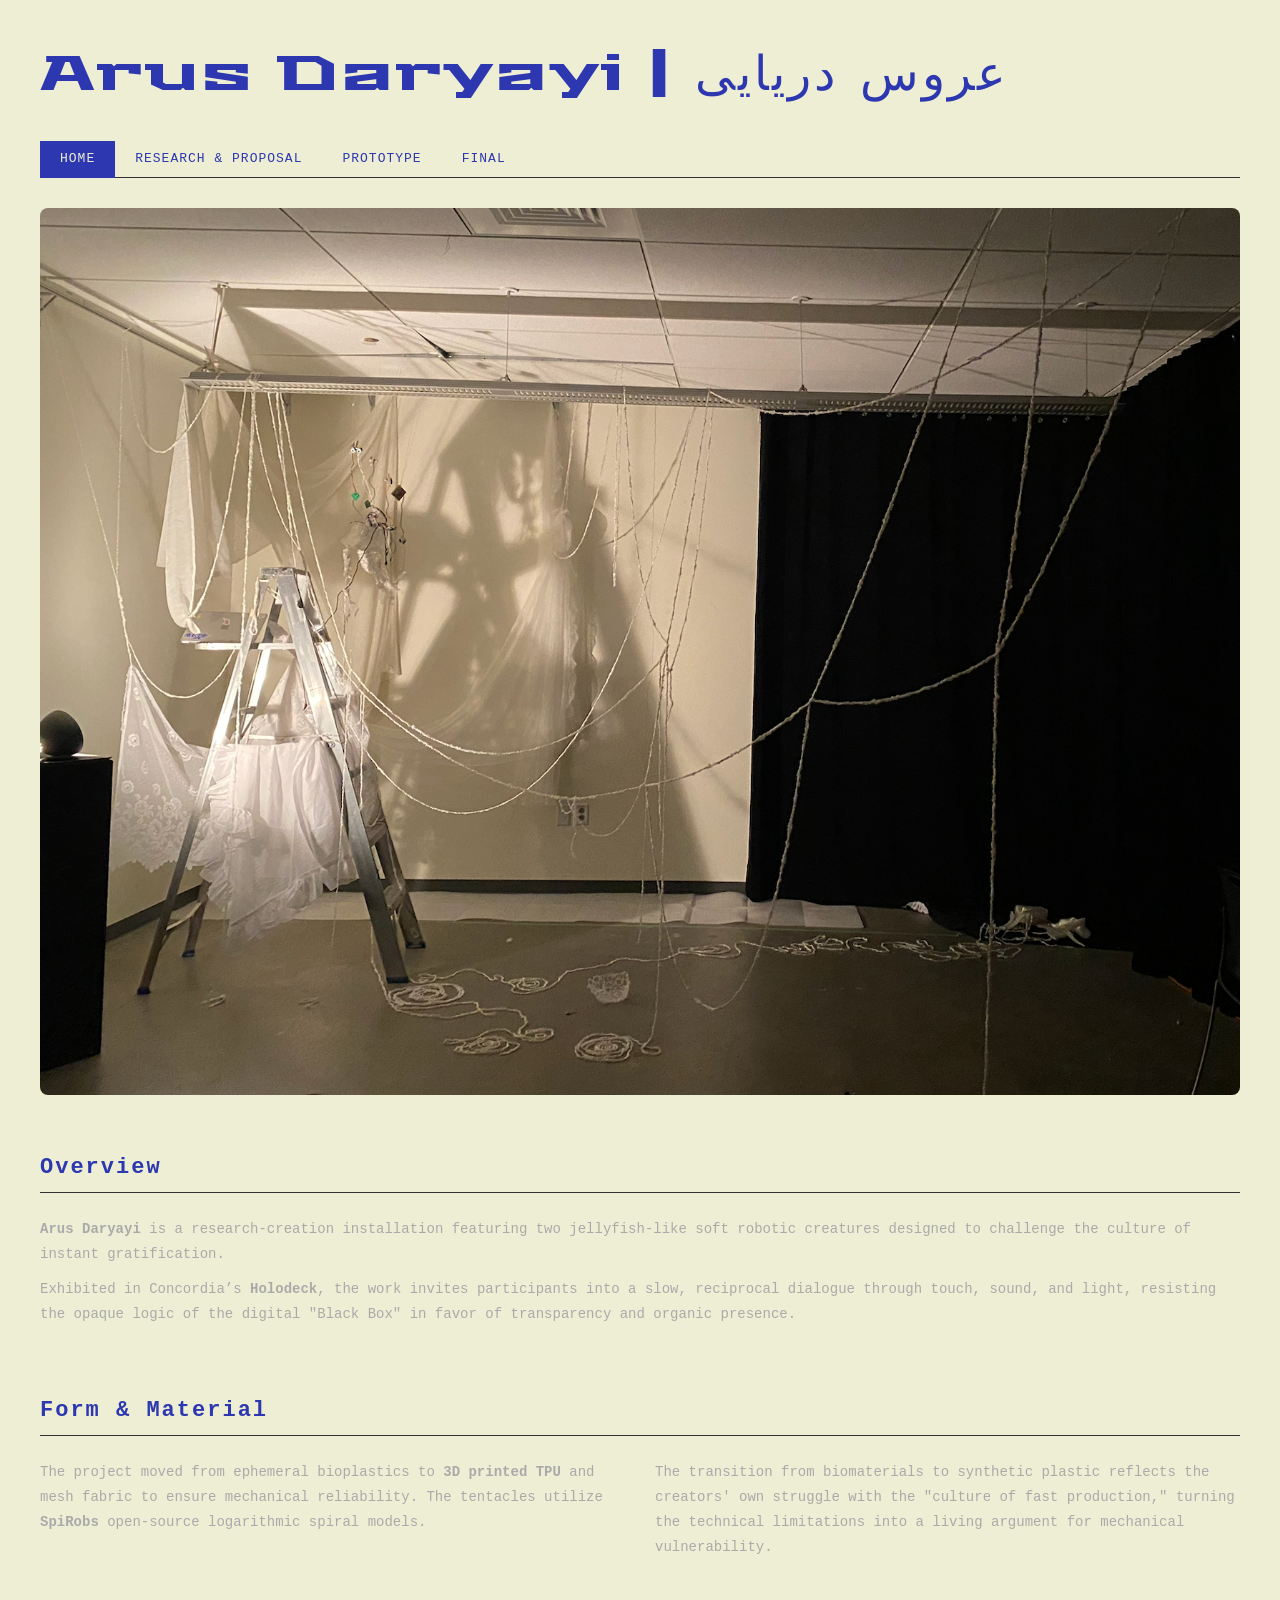
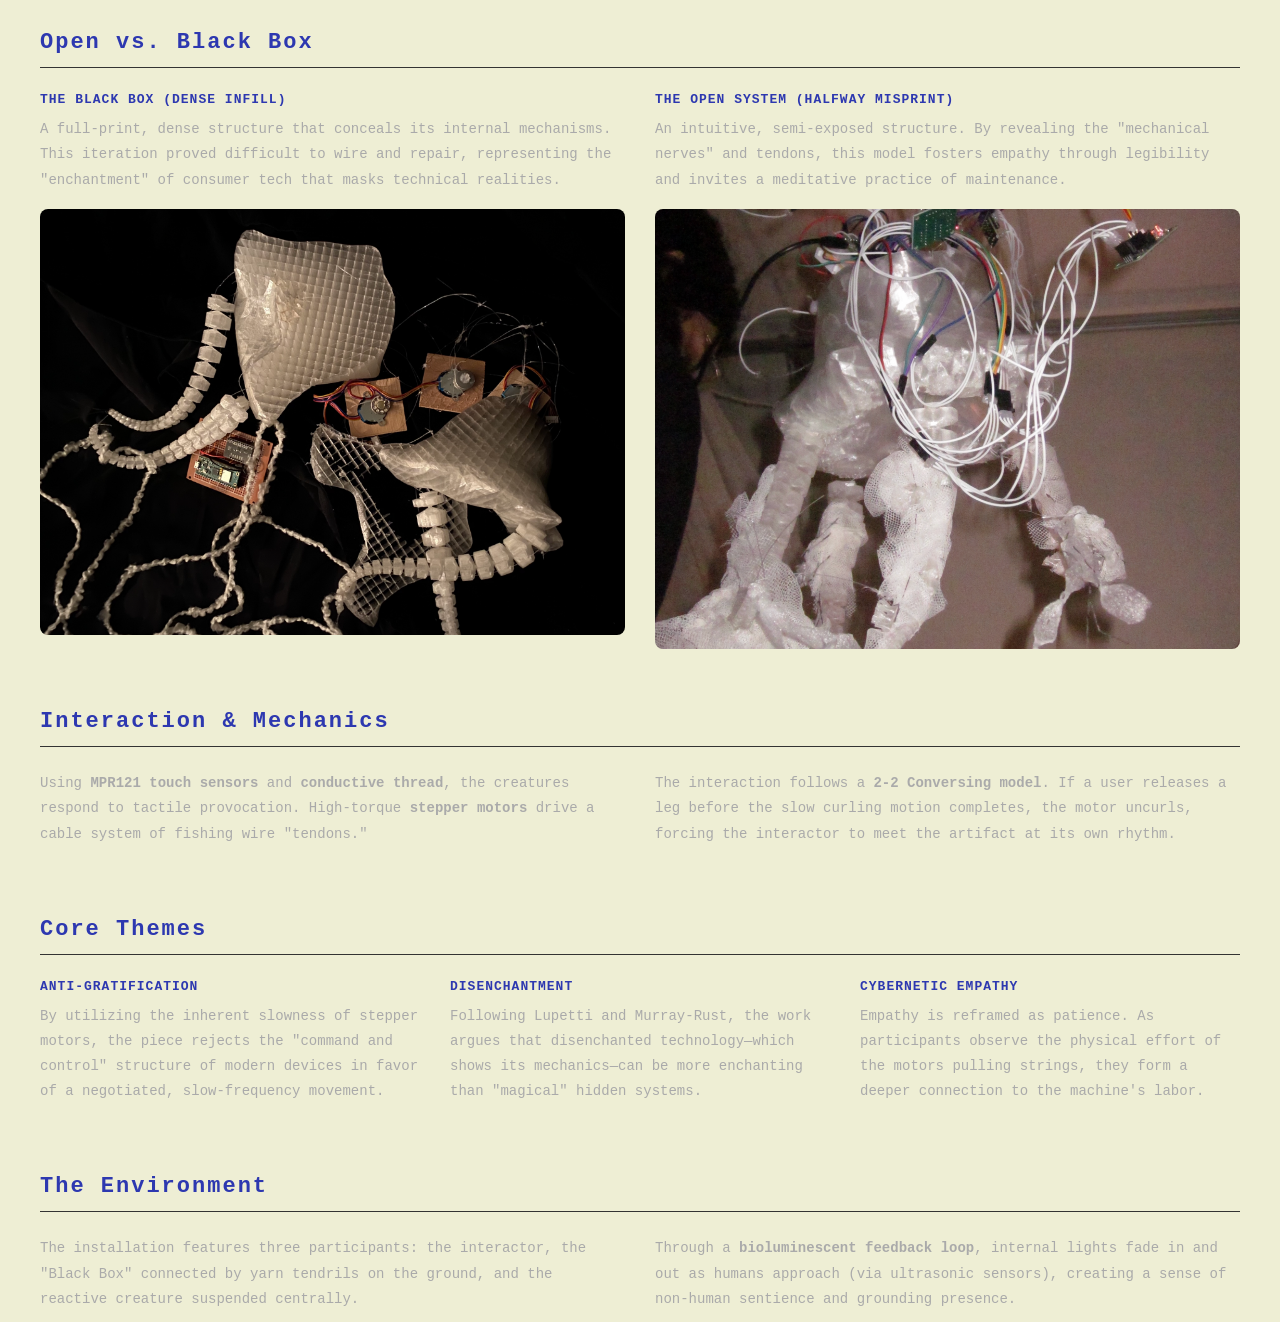
<file: index.html>
<!DOCTYPE html>
<html lang="en">
<head>
  <meta charset="UTF-8">
  <meta name="viewport" content="width=device-width, initial-scale=1.0">
  <title>Arus Daryayi | عروس دریایی</title>
  <link rel="preconnect" href="https://fonts.googleapis.com">
  <link rel="preconnect" href="https://fonts.gstatic.com" crossorigin>
  <link href="https://fonts.googleapis.com/css2?family=Stalinist+One&display=swap" rel="stylesheet">
  <link rel="stylesheet" href="style.css">
</head>
<body>

  <h1 class="title stalinist-one-regular">Arus Daryayi | عروس دریایی</h1>

  <nav class="site-nav">
    <a href="index.html" class="nav-link active">Home</a>
    <a href="research.html" class="nav-link">Research &amp; Proposal</a>
    <a href="prototype.html" class="nav-link">Prototype</a>
    <a href="final.html" class="nav-link">Final</a>
  </nav>

  <div class="proposal">

    <div class="proposal-section">
      <img src="images/final_documentation/IMG_7465.PNG" alt="Arus Daryayi installation in the Holodeck" class="proposal-image">
    </div>

    <div class="proposal-section">
      <h2 class="proposal-heading">Overview</h2>
      <div class="proposal-body">
        <div class="proposal-block">
          <p>
            <strong>Arus Daryayi</strong> is a research-creation installation featuring two jellyfish-like soft robotic creatures designed to challenge the culture of instant gratification. 
          </p>
          <p>
            Exhibited in Concordia’s <strong>Holodeck</strong>, the work invites participants into a slow, reciprocal dialogue through touch, sound, and light, resisting the opaque logic of the digital "Black Box" in favor of transparency and organic presence.
          </p>
        </div>
      </div>
    </div>

    <div class="proposal-section">
      <h2 class="proposal-heading">Form & Material</h2>
      <div class="proposal-body">
        <div class="proposal-block">
          <p>
            The project moved from ephemeral bioplastics to <strong>3D printed TPU</strong> and mesh fabric to ensure mechanical reliability. The tentacles utilize <strong>SpiRobs</strong> open-source logarithmic spiral models.
          </p>
        </div>
        <div class="proposal-block">
          <p>
            The transition from biomaterials to synthetic plastic reflects the creators' own struggle with the "culture of fast production," turning the technical limitations into a living argument for mechanical vulnerability.
          </p>
        </div>
      </div>
    </div>

    <div class="proposal-section">
      <h2 class="proposal-heading">Open vs. Black Box</h2>
      <div class="proposal-body two-col">
        <div class="proposal-block">
          <h3>The Black Box (Dense Infill)</h3>
          <p>
            A full-print, dense structure that conceals its internal mechanisms. This iteration proved difficult to wire and repair, representing the "enchantment" of consumer tech that masks technical realities.
          </p>
          <img src="images/final_documentation/IMG_7471.PNG" alt="Arus Daryayi installation in the Holodeck" class="proposal-image">
        </div>

        <div class="proposal-block">
          <h3>The Open System (Halfway Misprint)</h3>
          <p>
            An intuitive, semi-exposed structure. By revealing the "mechanical nerves" and tendons, this model fosters empathy through legibility and invites a meditative practice of maintenance.
          </p>
          <img src="images/final_documentation/IMG_7565.JPG" alt="Arus Daryayi installation in the Holodeck" class="proposal-image">
        </div>
      </div>
    </div>

    <div class="proposal-section">
      <h2 class="proposal-heading">Interaction & Mechanics</h2>
      <div class="proposal-body">
        <div class="proposal-block">
          <p>
            Using <strong>MPR121 touch sensors</strong> and <strong>conductive thread</strong>, the creatures respond to tactile provocation. High-torque <strong>stepper motors</strong> drive a cable system of fishing wire "tendons."
          </p>
        </div>

        <div class="proposal-block">
          <p>
            The interaction follows a <strong>2-2 Conversing model</strong>. If a user releases a leg before the slow curling motion completes, the motor uncurls, forcing the interactor to meet the artifact at its own rhythm.
          </p>
        </div>
      </div>
    </div>

    <div class="proposal-section">
      <h2 class="proposal-heading">Core Themes</h2>
      <div class="proposal-body three-col">

        <div class="proposal-block">
          <h3>Anti-Gratification</h3>
          <p>
            By utilizing the inherent slowness of stepper motors, the piece rejects the "command and control" structure of modern devices in favor of a negotiated, slow-frequency movement.
          </p>
        </div>

        <div class="proposal-block">
          <h3>Disenchantment</h3>
          <p>
            Following Lupetti and Murray-Rust, the work argues that disenchanted technology—which shows its mechanics—can be more enchanting than "magical" hidden systems.
          </p>
        </div>

        <div class="proposal-block">
          <h3>Cybernetic Empathy</h3>
          <p>
            Empathy is reframed as patience. As participants observe the physical effort of the motors pulling strings, they form a deeper connection to the machine's labor.
          </p>
        </div>

      </div>
    </div>

    <div class="proposal-section">
      <h2 class="proposal-heading">The Environment</h2>
      <div class="proposal-body">
        <div class="proposal-block">
          <p>
            The installation features three participants: the interactor, the "Black Box" connected by yarn tendrils on the ground, and the reactive creature suspended centrally.
          </p>
        </div>

        <div class="proposal-block">
          <p>
            Through a <strong>bioluminescent feedback loop</strong>, internal lights fade in and out as humans approach (via ultrasonic sensors), creating a sense of non-human sentience and grounding presence.
          </p>
        </div>
      </div>
    </div>

  </div>

  <script src="script.js" defer></script>
</body>
</html>
</file>
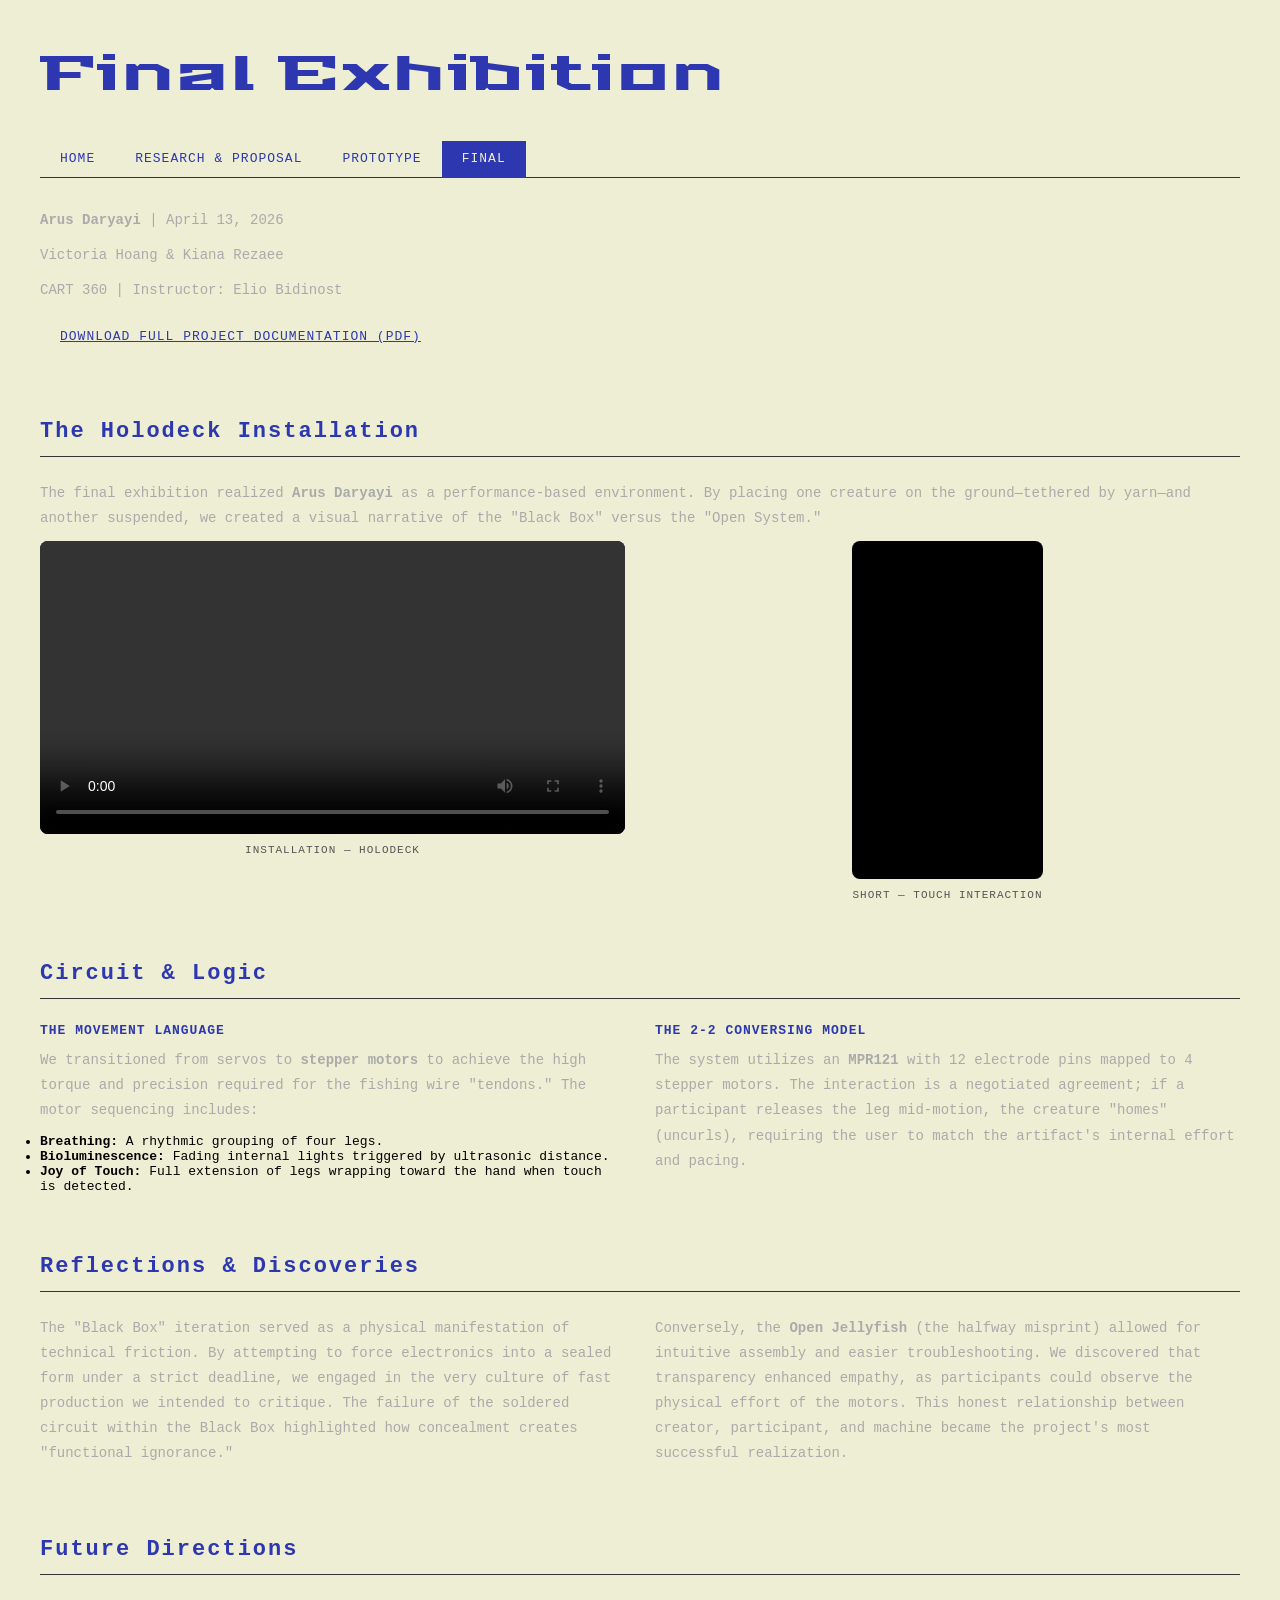
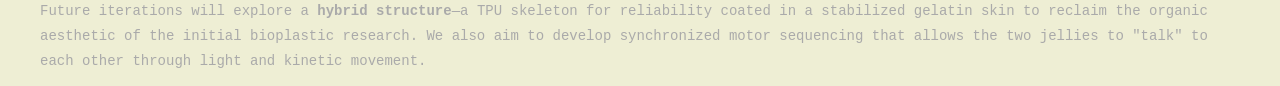
<file: final.html>
<!DOCTYPE html>
<html lang="en">
<head>
  <meta charset="UTF-8">
  <meta name="viewport" content="width=device-width, initial-scale=1.0">
  <title>Final | Arus Daryayi</title>
  <link rel="preconnect" href="https://fonts.googleapis.com">
  <link rel="preconnect" href="https://fonts.gstatic.com" crossorigin>
  <link href="https://fonts.googleapis.com/css2?family=Stalinist+One&display=swap" rel="stylesheet">
  <link rel="stylesheet" href="style.css">
</head>
<body>

  <h1 class="title stalinist-one-regular">Final Exhibition</h1>

  <nav class="site-nav">
    <a href="index.html" class="nav-link">Home</a>
    <a href="research.html" class="nav-link">Research &amp; Proposal</a>
    <a href="prototype.html" class="nav-link">Prototype</a>
    <a href="final.html" class="nav-link active">Final</a>
  </nav>

  <div class="proposal">

    <div class="proposal-section project-credits">
      <div class="proposal-body">
        <div class="proposal-block">
            <p><strong>Arus Daryayi</strong> | April 13, 2026</p>
            <p>Victoria Hoang & Kiana Rezaee</p>
            <p>CART 360 | Instructor: Elio Bidinost</p>
            <p style="margin-top: 20px;">
              <a href="PDF/Report_Victoria_Kiana.pdf" download class="nav-link" style="text-decoration: underline;">
                Download Full Project Documentation (PDF)
              </a>
            </p>
        </div>
      </div>
    </div>

    <div class="proposal-section">
      <h2 class="proposal-heading">The Holodeck Installation</h2>
      <div class="proposal-block">
          <p>
            The final exhibition realized <strong>Arus Daryayi</strong> as a performance-based environment. By placing one creature on the ground—tethered by yarn—and another suspended, we created a visual narrative of the "Black Box" versus the "Open System."<break></break><break></break>
          </p>
        </div>
      <div class="proposal-body">
        <div class="video-grid">

        <div class="video-item">
          <video controls playsinline>
            <source src="videos/IMG_2742.MOV" type="video/mp4">
            Your browser does not support the video tag.
          </video>
          <p class="video-label">Installation — Holodeck</p>
        </div>

        <div class="video-item video-item--portrait">
          <div class="youtube-wrapper">
            <iframe
              src="https://www.youtube.com/embed/BEXQkDDDz2I"
              title="Arus Daryayi — YouTube Short"
              allow="accelerometer; autoplay; clipboard-write; encrypted-media; gyroscope; picture-in-picture; web-share"
              allowfullscreen>
            </iframe>
          </div>
          <p class="video-label">Short — Touch Interaction</p>
        </div>

      </div>
      </div>
    </div>

    <div class="proposal-section">
      <h2 class="proposal-heading">Circuit & Logic</h2>
      <div class="proposal-body two-col">
        <div class="proposal-block">
          <h3>The Movement Language</h3>
          <p>
            We transitioned from servos to <strong>stepper motors</strong> to achieve the high torque and precision required for the fishing wire "tendons." The motor sequencing includes:
          </p>
          <ul>
            <li><strong>Breathing:</strong> A rhythmic grouping of four legs.</li>
            <li><strong>Bioluminescence:</strong> Fading internal lights triggered by ultrasonic distance.</li>
            <li><strong>Joy of Touch:</strong> Full extension of legs wrapping toward the hand when touch is detected.</li>
          </ul>
        </div>
        <div class="proposal-block">
          <h3>The 2-2 Conversing Model</h3>
          <p>
            The system utilizes an <strong>MPR121</strong> with 12 electrode pins mapped to 4 stepper motors. The interaction is a negotiated agreement; if a participant releases the leg mid-motion, the creature "homes" (uncurls), requiring the user to match the artifact's internal effort and pacing.
          </p>
        </div>
      </div>
    </div>

    <div class="proposal-section">
      <h2 class="proposal-heading">Reflections & Discoveries</h2>
      <div class="proposal-body">
        <div class="proposal-block">
          <p>
            The "Black Box" iteration served as a physical manifestation of technical friction. By attempting to force electronics into a sealed form under a strict deadline, we engaged in the very culture of fast production we intended to critique. The failure of the soldered circuit within the Black Box highlighted how concealment creates "functional ignorance."
          </p>
        </div>
        <div class="proposal-block">
          <p>
            Conversely, the <strong>Open Jellyfish</strong> (the halfway misprint) allowed for intuitive assembly and easier troubleshooting. We discovered that transparency enhanced empathy, as participants could observe the physical effort of the motors. This honest relationship between creator, participant, and machine became the project's most successful realization.
          </p>
        </div>
      </div>
    </div>

    <div class="proposal-section">
      <h2 class="proposal-heading">Future Directions</h2>
      <div class="proposal-body">
        <div class="proposal-block">
          <p>
            Future iterations will explore a <strong>hybrid structure</strong>—a TPU skeleton for reliability coated in a stabilized gelatin skin to reclaim the organic aesthetic of the initial bioplastic research. We also aim to develop synchronized motor sequencing that allows the two jellies to "talk" to each other through light and kinetic movement.
          </p>
        </div>
      </div>
    </div>

  </div>

</body>
</html>
</file>
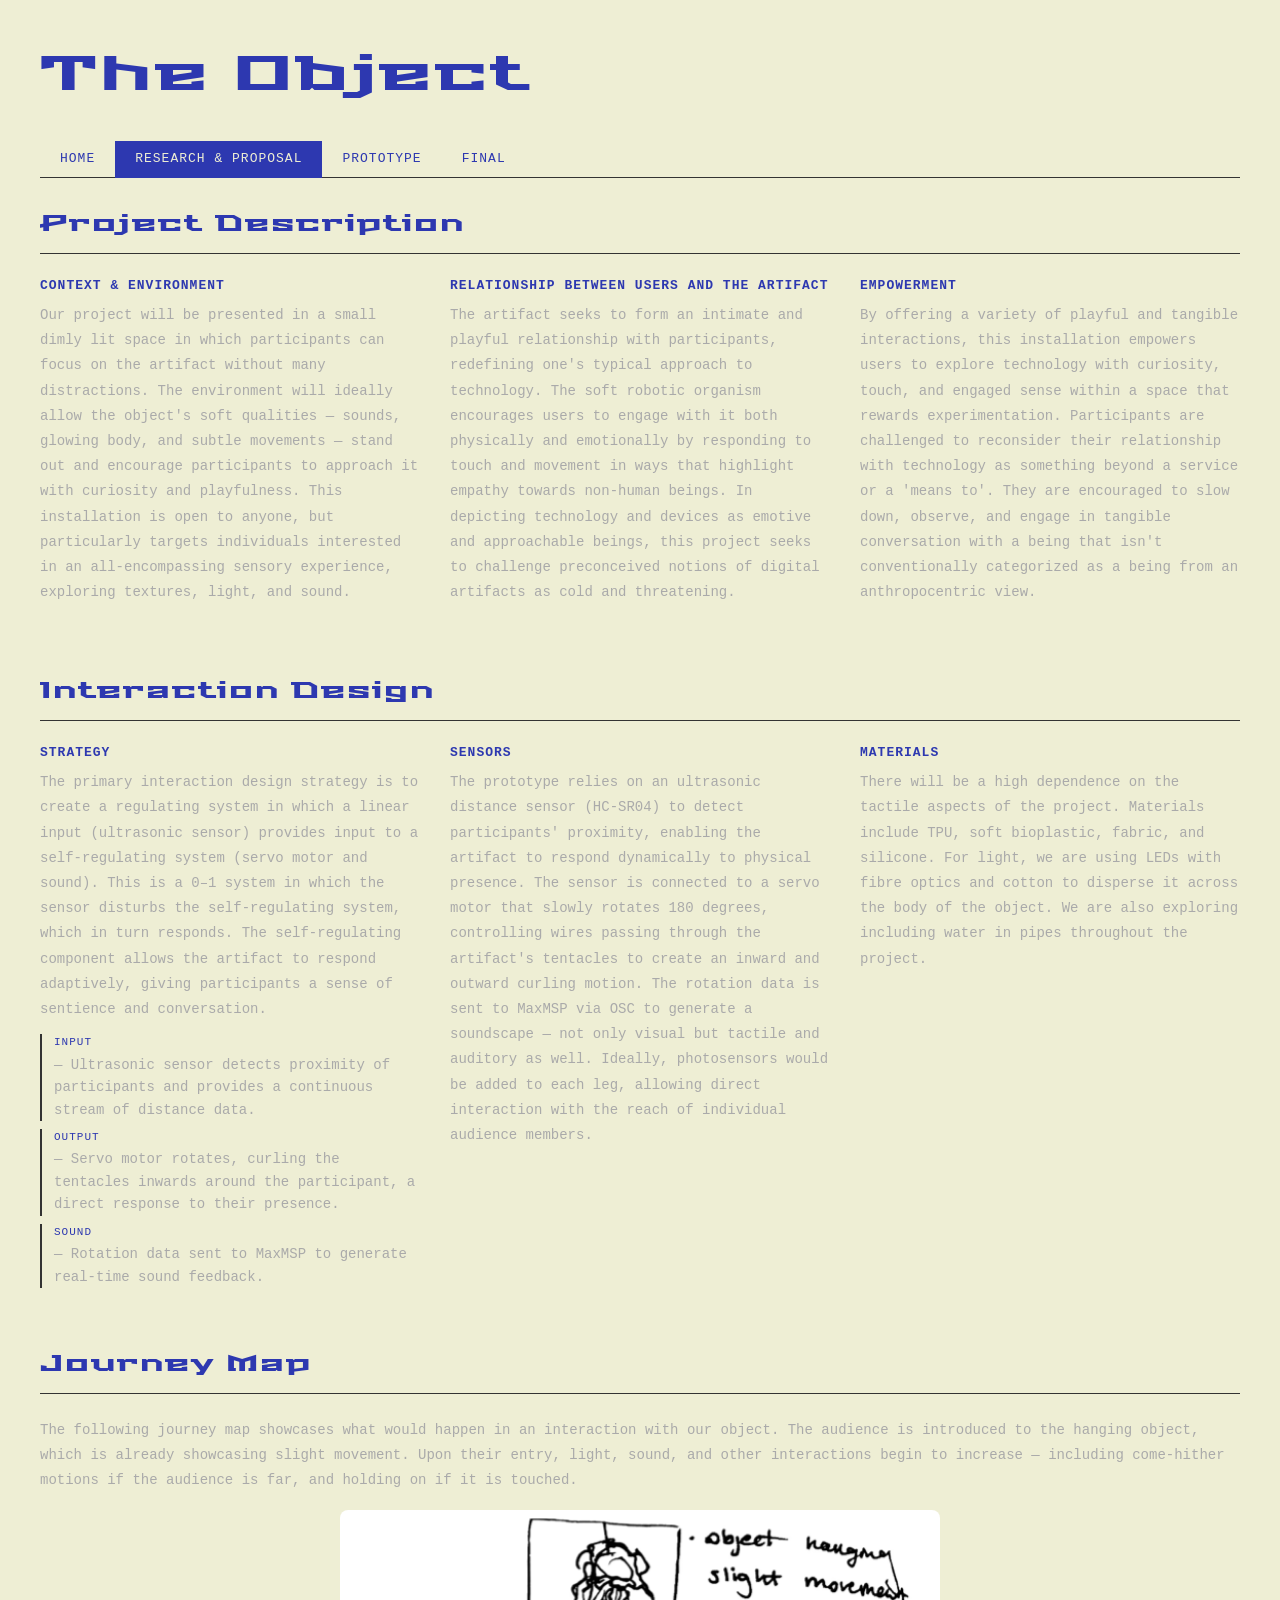
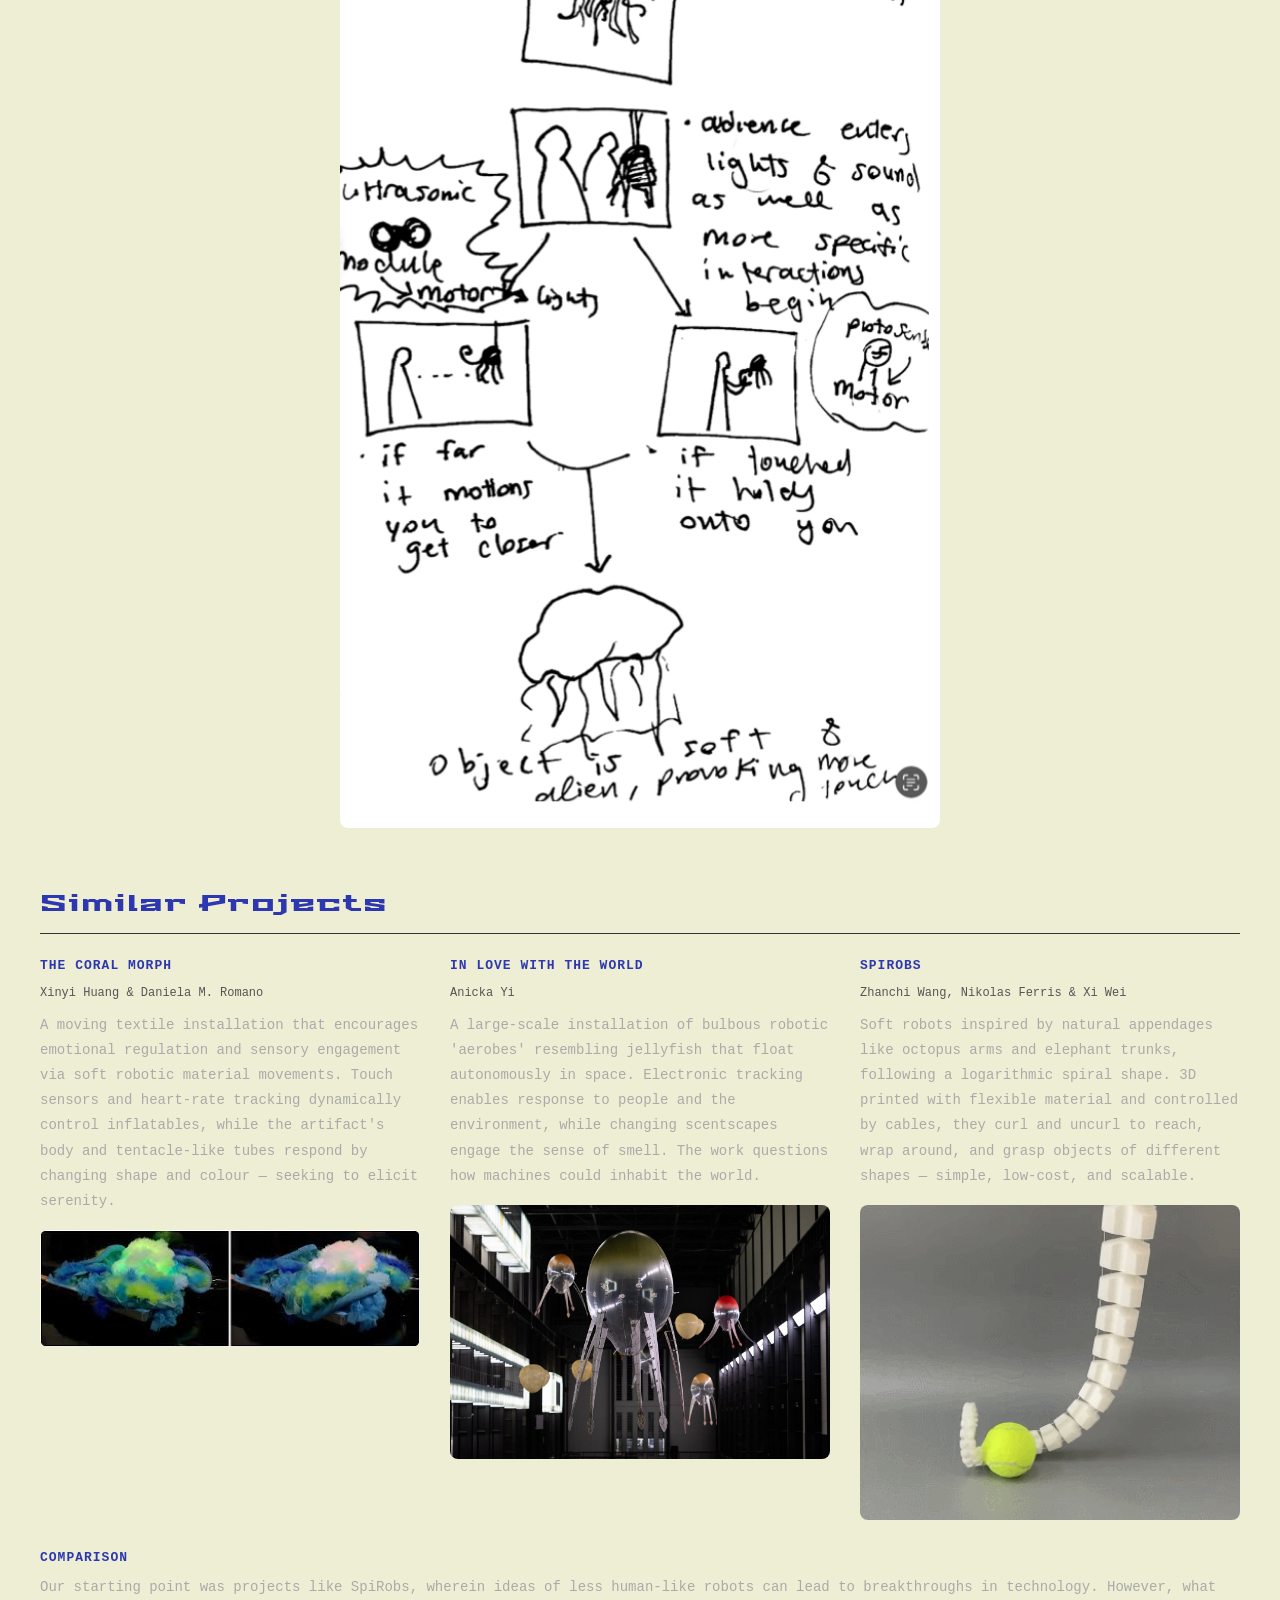
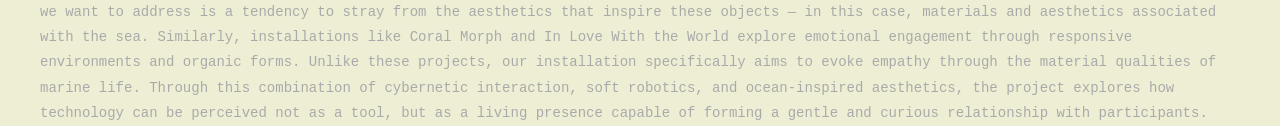
<file: research.html>
<!DOCTYPE html>
<html lang="en">
<head>
  <meta charset="UTF-8">
  <meta name="viewport" content="width=device-width, initial-scale=1.0">
  <title>The Object — Research & Proposal</title>
  <link rel="preconnect" href="https://fonts.googleapis.com">
  <link rel="preconnect" href="https://fonts.gstatic.com" crossorigin>
  <link href="https://fonts.googleapis.com/css2?family=Stalinist+One&display=swap" rel="stylesheet">
  <link rel="stylesheet" href="style.css">
</head>
<body>

  <h1 class="title stalinist-one-regular">The Object</h1>

  <nav class="site-nav">
    <a href="index.html" class="nav-link">Home</a>
    <a href="research.html" class="nav-link active">Research &amp; Proposal</a>
    <a href="prototype.html" class="nav-link">Prototype</a>
    <a href="final.html" class="nav-link">Final</a>
  </nav>

  <div class="proposal">

    <section class="proposal-section">
      <h2 class="proposal-heading stalinist-one-regular">Project Description</h2>
      <div class="proposal-body">
        <div class="proposal-block">
          <h3>Context &amp; Environment</h3>
          <p>Our project will be presented in a small dimly lit space in which participants can focus on the artifact without many distractions. The environment will ideally allow the object's soft qualities — sounds, glowing body, and subtle movements — stand out and encourage participants to approach it with curiosity and playfulness. This installation is open to anyone, but particularly targets individuals interested in an all-encompassing sensory experience, exploring textures, light, and sound.</p>
        </div>
        <div class="proposal-block">
          <h3>Relationship Between Users and the Artifact</h3>
          <p>The artifact seeks to form an intimate and playful relationship with participants, redefining one's typical approach to technology. The soft robotic organism encourages users to engage with it both physically and emotionally by responding to touch and movement in ways that highlight empathy towards non-human beings. In depicting technology and devices as emotive and approachable beings, this project seeks to challenge preconceived notions of digital artifacts as cold and threatening.</p>
        </div>
        <div class="proposal-block">
          <h3>Empowerment</h3>
          <p>By offering a variety of playful and tangible interactions, this installation empowers users to explore technology with curiosity, touch, and engaged sense within a space that rewards experimentation. Participants are challenged to reconsider their relationship with technology as something beyond a service or a 'means to'. They are encouraged to slow down, observe, and engage in tangible conversation with a being that isn't conventionally categorized as a being from an anthropocentric view.</p>
        </div>
      </div>
    </section>

    <section class="proposal-section">
      <h2 class="proposal-heading stalinist-one-regular">Interaction Design</h2>
      <div class="proposal-body">
        <div class="proposal-block">
          <h3>Strategy</h3>
          <p>The primary interaction design strategy is to create a regulating system in which a linear input (ultrasonic sensor) provides input to a self-regulating system (servo motor and sound). This is a 0–1 system in which the sensor disturbs the self-regulating system, which in turn responds. The self-regulating component allows the artifact to respond adaptively, giving participants a sense of sentience and conversation.</p>
          <ul class="proposal-list">
            <li><span>Input</span> — Ultrasonic sensor detects proximity of participants and provides a continuous stream of distance data.</li>
            <li><span>Output</span> — Servo motor rotates, curling the tentacles inwards around the participant, a direct response to their presence.</li>
            <li><span>Sound</span> — Rotation data sent to MaxMSP to generate real-time sound feedback.</li>
          </ul>
        </div>
        <div class="proposal-block">
          <h3>Sensors</h3>
          <p>The prototype relies on an ultrasonic distance sensor (HC-SR04) to detect participants' proximity, enabling the artifact to respond dynamically to physical presence. The sensor is connected to a servo motor that slowly rotates 180 degrees, controlling wires passing through the artifact's tentacles to create an inward and outward curling motion. The rotation data is sent to MaxMSP via OSC to generate a soundscape — not only visual but tactile and auditory as well. Ideally, photosensors would be added to each leg, allowing direct interaction with the reach of individual audience members.</p>
        </div>
        <div class="proposal-block">
          <h3>Materials</h3>
          <p>There will be a high dependence on the tactile aspects of the project. Materials include TPU, soft bioplastic, fabric, and silicone. For light, we are using LEDs with fibre optics and cotton to disperse it across the body of the object. We are also exploring including water in pipes throughout the project.</p>
        </div>
      </div>
    </section>

    <section class="proposal-section">
      <h2 class="proposal-heading stalinist-one-regular">Journey Map</h2>
      <div class="proposal-block">
        <p>The following journey map showcases what would happen in an interaction with our object. The audience is introduced to the hanging object, which is already showcasing slight movement. Upon their entry, light, sound, and other interactions begin to increase — including come-hither motions if the audience is far, and holding on if it is touched.</p>
        <img src="images/prototype/notes_01.png" alt="Journey Map" class="journey-map">
      </div>
    </section>

    <section class="proposal-section">
      <h2 class="proposal-heading stalinist-one-regular">Similar Projects</h2>
      <div class="proposal-body three-col">
        <div class="proposal-block">
          <h3>The Coral Morph</h3>
          <p class="proposal-credit">Xinyi Huang &amp; Daniela M. Romano</p>
          <p>A moving textile installation that encourages emotional regulation and sensory engagement via soft robotic material movements. Touch sensors and heart-rate tracking dynamically control inflatables, while the artifact's body and tentacle-like tubes respond by changing shape and colour — seeking to elicit serenity.</p>
          <img src="images/prototype/moodboard_03.jpeg" alt="Coral Morph reference" class="proposal-image">
        </div>
        <div class="proposal-block">
          <h3>In Love With the World</h3>
          <p class="proposal-credit">Anicka Yi</p>
          <p>A large-scale installation of bulbous robotic 'aerobes' resembling jellyfish that float autonomously in space. Electronic tracking enables response to people and the environment, while changing scentscapes engage the sense of smell. The work questions how machines could inhabit the world.</p>
          <img src="images/prototype/moodboard_02.jpeg" alt="In Love With the World reference" class="proposal-image">
        </div>
        <div class="proposal-block">
          <h3>Spirobs</h3>
          <p class="proposal-credit">Zhanchi Wang, Nikolas Ferris &amp; Xi Wei</p>
          <p>Soft robots inspired by natural appendages like octopus arms and elephant trunks, following a logarithmic spiral shape. 3D printed with flexible material and controlled by cables, they curl and uncurl to reach, wrap around, and grasp objects of different shapes — simple, low-cost, and scalable.</p>
          <img src="images/prototype/SpiRobs_02.gif" alt="Spirobs" class="proposal-image">
        </div>
      </div>
      <div class="proposal-block" style="margin-top: 30px;">
        <h3>Comparison</h3>
        <p>Our starting point was projects like SpiRobs, wherein ideas of less human-like robots can lead to breakthroughs in technology. However, what we want to address is a tendency to stray from the aesthetics that inspire these objects — in this case, materials and aesthetics associated with the sea. Similarly, installations like Coral Morph and In Love With the World explore emotional engagement through responsive environments and organic forms. Unlike these projects, our installation specifically aims to evoke empathy through the material qualities of marine life. Through this combination of cybernetic interaction, soft robotics, and ocean-inspired aesthetics, the project explores how technology can be perceived not as a tool, but as a living presence capable of forming a gentle and curious relationship with participants.</p>
      </div>
    </section>

  </div>

</body>
</html>
</file>
<file: style.css>
/* Reset */
* {
  box-sizing: border-box;
  margin: 0;
  padding: 0;
}

/* Fonts */
.stalinist-one-regular {
  font-family: "Stalinist One", sans-serif;
  font-weight: 400;
  font-style: normal;
}

/* Body & container */
html, body {
  height: 100%;
  background-color: rgb(238, 238, 212);
  font-family: monospace;
  padding: 20px;
}

/* Title styling */
.title {
  color: rgb(45, 56, 176);
  font-size: 48px;
  letter-spacing: 3px;
  text-align: left;
  margin-bottom: 30px;
}

/* Menu */
.site-nav {
  display: flex;
  gap: 0;
  border-bottom: 1px solid #333;
  margin-bottom: 30px;
}

.nav-link {
  color: rgb(45, 56, 176);
  text-decoration: none;
  font-family: monospace;
  font-size: 13px;
  letter-spacing: 1px;
  text-transform: uppercase;
  padding: 10px 20px;
  border-bottom: 2px solid transparent;
  margin-bottom: -1px;
  transition: color 0.2s, border-color 0.2s;
}

.nav-link:hover {
  color: rgb(255, 255, 255);
  border-bottom-color: rgb(255, 255, 255);
}

.nav-link.active {
  color: rgb(238, 238, 212);
  border-bottom-color: rgb(45, 56, 176);
}

/* Slideshow container */
.slideshow-container {
  max-width: 1200px;
  width: 100%;
  margin: auto;
  position: relative;
}

/* Home page layout */
.home-content {
  display: flex;
  gap: 60px;
  align-items: flex-start;
  max-width: 1200px;
  margin: auto;
}

.home-image {
  flex: 1 1 45%;
}

.home-image img {
  width: 100%;
  height: auto;
  border-radius: 8px;
  display: block;
}

.home-description {
  flex: 1 1 45%;
  color: #ccc;
  font-family: monospace;
  font-size: 15px;
  line-height: 1.8;
  display: flex;
  flex-direction: column;
  gap: 20px;
}

/* Proposal sections */
.proposal {
  max-width: 1200px;
  margin: 0 auto 60px auto;
}

.proposal-section {
  margin-bottom: 60px;
}

.proposal-heading {
  color: rgb(45, 56, 176);
  font-size: 22px;
  letter-spacing: 2px;
  margin-bottom: 24px;
  border-bottom: 1px solid #333;
  padding-bottom: 12px;
}

.proposal-body {
  display: grid;
  grid-template-columns: repeat(auto-fit, minmax(280px, 1fr));
  gap: 30px;
}

.proposal-body.three-col {
  grid-template-columns: repeat(auto-fit, minmax(220px, 1fr));
}

.proposal-block h3 {
  color: rgb(45, 56, 176);
  font-family: monospace;
  font-size: 13px;
  letter-spacing: 1px;
  text-transform: uppercase;
  margin-bottom: 10px;
}

.proposal-block p {
  color: #aaa;
  font-family: monospace;
  font-size: 14px;
  line-height: 1.8;
  margin-bottom: 10px;
}

.proposal-credit {
  color: #555 !important;
  font-size: 12px !important;
  margin-bottom: 8px !important;
}

.proposal-list {
  list-style: none;
  padding: 0;
  margin-top: 12px;
  display: flex;
  flex-direction: column;
  gap: 8px;
}

.proposal-list li {
  color: #aaa;
  font-family: monospace;
  font-size: 14px;
  line-height: 1.6;
  padding-left: 12px;
  border-left: 2px solid #333;
}

.proposal-list li span {
  color: rgb(45, 56, 176);
  text-transform: uppercase;
  font-size: 11px;
  letter-spacing: 1px;
  display: block;
  margin-bottom: 2px;
}

.proposal-image {
  width: 100%;
  height: auto;
  border-radius: 8px;
  display: block;
  margin-top: 16px;
}

.journey-map {
  width: 50%;
  height: auto;
  border-radius: 8px;
  display: block;
  margin-top: 16px;
  margin-left: auto;
  margin-right: auto;
}

/* Hide slides by default */
.proto-section {
  margin-bottom: 80px;
  max-width: 1200px;
  margin-left: auto;
  margin-right: auto;
}

.proto-heading {
  color: rgb(45, 56, 176);
  font-size: 22px;
  letter-spacing: 2px;
  margin-bottom: 24px;
  border-bottom: 1px solid #333;
  padding-bottom: 12px;
}

.dots-container {
  display: flex;
  justify-content: center;
  gap: 6px;
  margin-top: 16px;
}

.mySlides {
  display: none;
}

/* Flex layout for slide content */
.slide-content {
  display: flex;
  gap: 40px;
  align-items: center;
  justify-content: space-between;
  flex-wrap: wrap;
}

/* Text area */
.slide-text {
  flex: 1 1 40%;
  color: rgb(45, 56, 176);
  font-size: 18px;
  line-height: 1.4;
  text-align: left;
}

/* Image area */
.slide-image {
  flex: 1 1 55%;
  display: flex;
  justify-content: center;
  align-items: center;
  gap: 20px;
  flex-wrap: wrap;
}

.slide-image img, .slide-image video {
  max-width: 100%;
  height: auto;
  display: block;
  border-radius: 8px;
}

/* Number text */
.numbertext {
  color: #f2f2f2;
  font-size: 12px;
  padding: 8px 12px;
  position: absolute;
  top: 0;
}

/* Next & prev buttons */
.prev, .next {
  cursor: pointer;
  position: absolute;
  top: 50%;
  padding: 16px;
  color: rgb(45, 56, 176);
  font-weight: bold;
  font-size: 18px;
  transition: 0.6s ease;
  border-radius: 0 3px 3px 0;
  user-select: none;
}
.next { right: 0; border-radius: 3px 0 0 3px; }
.prev:hover, .next:hover { background-color: rgba(0,0,0,0.8); }

/* Slide text */
.text {
  rgb(45, 56, 176)-space: pre-line;
}

/* Dots container fixed at page top-right */
#dotsContainer {
  position: fixed;
  top: 20px;
  right: 20px;
  display: flex;
  gap: 6px;
  z-index: 1000;
}

/* Dots */
.dot {
  cursor: pointer;
  height: 15px;
  width: 15px;
  background-color: rgb(179, 183, 214);
  border-radius: 50%;
  display: inline-block;
  transition: background-color 0.6s ease;
}
.active, .dot:hover { background-color: rgb(45, 56, 176); }

/* Fade animation */
.fade { animation-name: fade; animation-duration: 1.5s; }
@keyframes fade { from {opacity: 0.4;} to {opacity:1;} }

/* ── Video grid (final.html) ─────────────────────────────────────── */
.video-grid {
  display: grid;
  grid-template-columns: 1fr 1fr;
  gap: 30px;
  align-items: start;
}

.video-item {
  display: flex;
  flex-direction: column;
  gap: 10px;
}

.video-item video {
  width: 100%;
  height: auto;
  border-radius: 8px;
  display: block;
  background: #000;
}

/* Portrait column — constrain width so the Short isn't stretched */
.video-item--portrait {
  max-width: 320px;
  justify-self: center;
}

/* 9:16 responsive wrapper for the YouTube Short */
.youtube-wrapper {
  position: relative;
  width: 100%;
  padding-bottom: 177.78%;
  border-radius: 8px;
  overflow: hidden;
  background: #000;
}

.youtube-wrapper iframe {
  position: absolute;
  inset: 0;
  width: 100%;
  height: 100%;
  border: none;
}

/* Label beneath each video */
.video-label {
  color: #555;
  font-family: monospace;
  font-size: 11px;
  letter-spacing: 1px;
  text-transform: uppercase;
  text-align: center;
  margin: 0;
}

@media (max-width: 640px) {
  .video-grid {
    grid-template-columns: 1fr;
  }
  .video-item--portrait {
    max-width: 100%;
    justify-self: stretch;
  }
}
</file>
